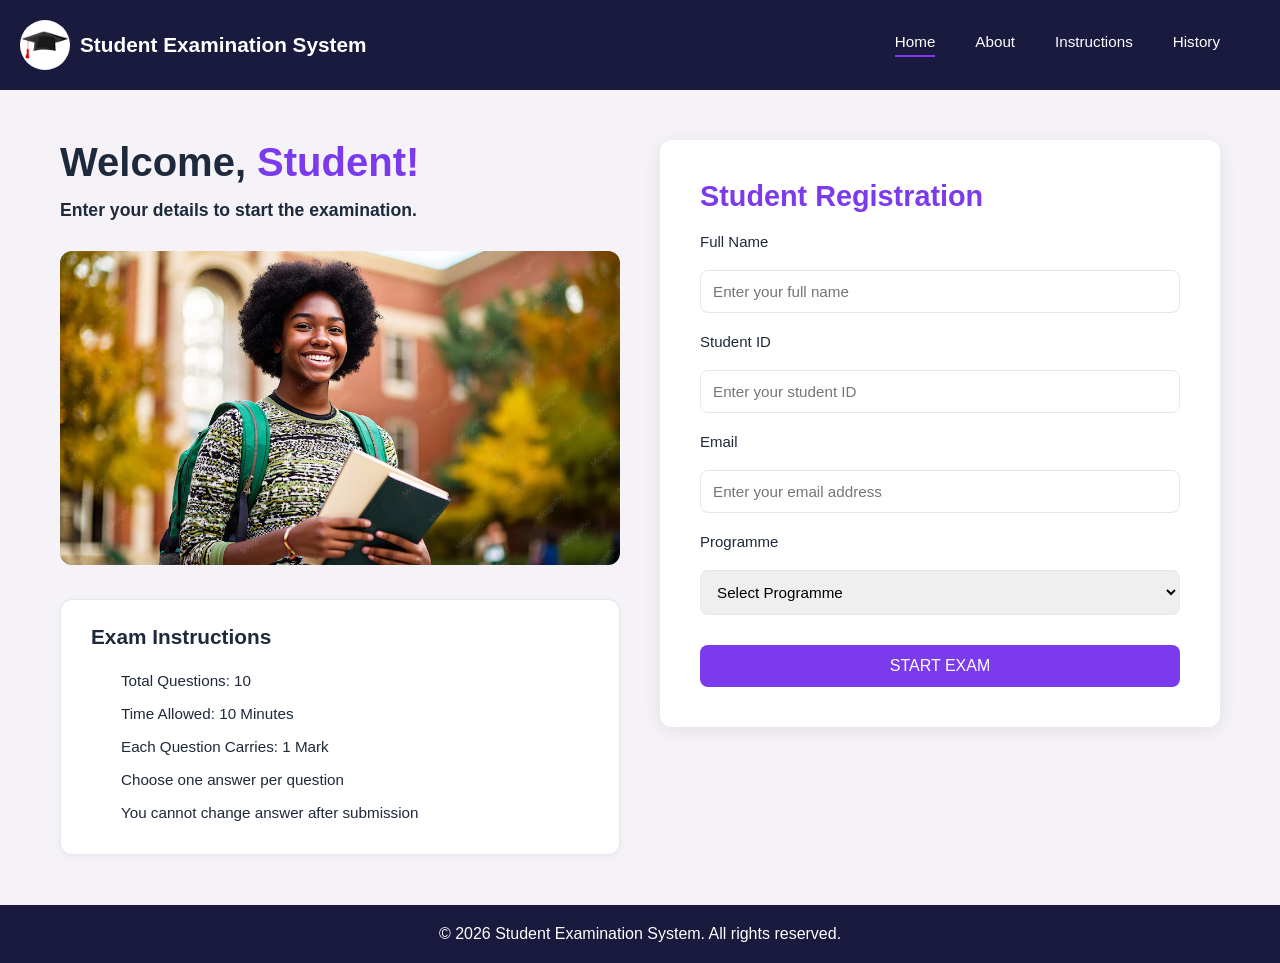
<file: index.html>
<!DOCTYPE html>
<html lang="en">
<head>
    <meta charset="UTF-8">
    <meta name="viewport" content="width=device-width, initial-scale=1.0">
    <title>Document</title>
    <link rel="stylesheet" href="css/style.css">
</head>
<body>
    <header class="navbar">
        <div class="logo">
            <img class="cap" src="graduation-cap-with-tassel-element-for-degree-ceremony-and-educational-programs-design-vector.webp" alt="Graduation Cap">
            <span>Student Examination System</span>
        </div>
        <nav class="nav-links">
            <a href="index.html" class="active">Home</a>
            <a href="about.html">About</a>
            <a href="instructions.html">Instructions</a>
            <a href="history.html">History</a>
        </nav>
    </header>

      <main class="container">
        <section class="welcome-section">
        <!--Left section-->
        <h1>Welcome, <span class="highlight">Student!</span></h1>
          <p>Enter your details to start the examination.</p>
            <img src="young-black-student-holding-book-standing-front-university-building_1227660-1739.avif" alt="Study illustration" class="illustration">
            <!-- Exam Instructions Box -->
            <div class="instructions-box">
                <h3>Exam Instructions</h3>
                <ul>
                    <li><i class="fas fa-user"></i> Total Questions: 10</li>
                    <li><i class="fas fa-clock"></i> Time Allowed: 10 Minutes</li>
                    <li><i class="fas fa-tag"></i> Each Question Carries: 1 Mark</li>
                    <li><i class="fas fa-check-circle"></i> Choose one answer per question</li>
                    <li><i class="fas fa-ban"></i> You cannot change answer after submission</li>
                </ul>
            </div>
        </section>

        <!--Right section-->
        <section class="registration-card">
            <h2>
                <i class="fas fa-user-plus"></i> 
                <span class="highlight">Student Registration</span>
            </h2>
            <form id="registrationForm" action="exam.html" method="GET">
                  <label for="fullName">Full Name</label>
                <input type="text" id="fullName" name="fullName" placeholder="Enter your full name" required>

                <label for="studentId">Student ID</label>
                <input type="text" id="studentId" name="studentId" placeholder="Enter your student ID" required>

                <label for="email">Email</label>
                <input type="email" id="email" name="email" placeholder="Enter your email address" required>

                <label for="programme">Programme</label>
                <select id="programme" name="programme" required>
                    <option value="">Select Programme</option>
                    <option value="cs">Computer Science</option>
                    <option value="it">Information Technology</option>
                    <option value="business">Business Administration</option>
                    <option value="engineering">Engineering</option>
                       </select>

                <button type="submit" class="btn-start">
                    <i class="fas fa-play"></i> START EXAM
                </button>
            </form>
        </section>
      </main>
      
    <!-- ===== FOOTER ===== -->
    <footer class="footer">
        <p>&copy; 2026 Student Examination System. All rights reserved.</p>
    </footer>
    <script src="js/index.js"></script>
</body>
</html>
</file>
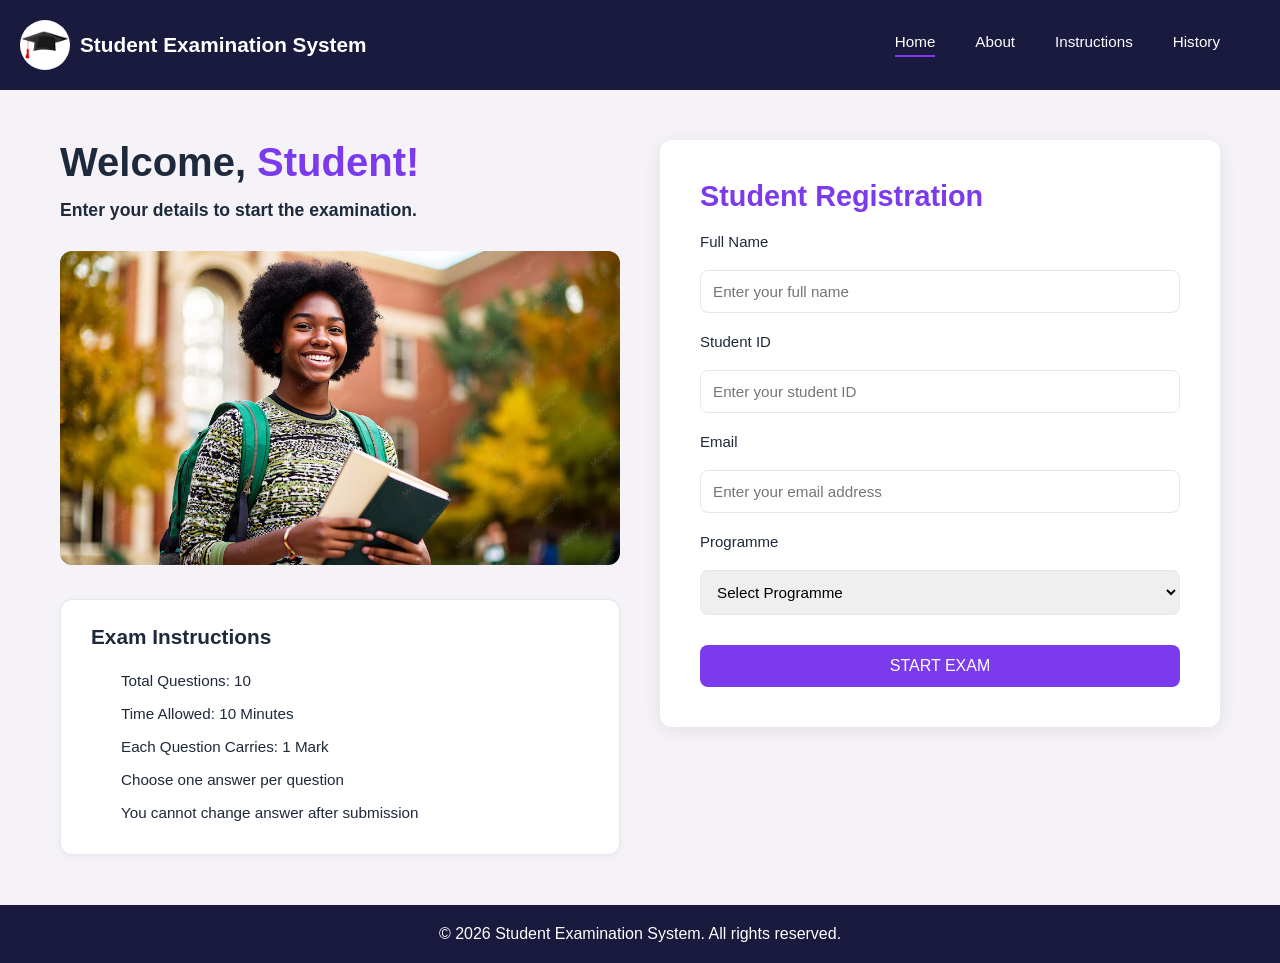
<file: exam.html>
<!DOCTYPE html>
<html lang="en">
<head>
    <meta charset="UTF-8">
    <meta name="viewport" content="width=device-width, initial-scale=1.0">
    <title>Document</title>
</head>
<body>
     <link rel="stylesheet" href="https://cdnjs.cloudflare.com/ajax/libs/font-awesome/6.5.0/css/all.min.css">
     <link rel="stylesheet" href="css/style.css">

       <nav class="navbar">
        <div class="logo">
            <img class="cap" src="graduation-cap-with-tassel-element-for-degree-ceremony-and-educational-programs-design-vector.webp" alt="Graduation Cap">
            <span>Student Examination System</span>
        </div>
        <div class="student-info">
            <i class="fas fa-user-circle" style="font-size: 1.8rem;"></i>
            <div id="student-name">PAPA ARKOH MENSAH (6224724)</div>
            <button class="logout-btn" onclick="logout()">
                <i class="fas fa-sign-out-alt"></i> Logout
            </button>
        </div>
    </nav>

    <!-- Info Bar -->
    <div class="info-bar">
        <div class="info-item">
            <i class="fas fa-book"></i>
            <div>
                <strong>Exam Title</strong><br>
                <span id="exam-title">Web Development Exam</span>
            </div>
        </div>
        <div class="info-item">
            <i class="fas fa-clipboard-list"></i>
            <div>
                <strong>Question</strong><br>
                <span id="question-count">2 of 10</span>
            </div>
        </div>
        <div class="info-item">
            <i class="fas fa-clock"></i>
            <div>
                <strong>Time Left</strong><br>
                <span id="timer" class="timer">10:00</span>
            </div>
        </div>
    </div>

    <div class="main-content">
        <!-- Left Sidebar - Navigation -->
        <div class="navigation">
            <h3 class="nav-title">Question Navigation</h3>
            <div class="question-grid" id="question-grid"></div>
            
            <div class="legend">
                <div class="legend-item">
                    <div class="legend-dot" style="background:#22c55e;"></div>
                    <span>Answered</span>
                </div>
                <div class="legend-item">
                    <div class="legend-dot" style="background:white; border:2px solid #666;"></div>
                    <span>Unanswered</span>
                </div>
            </div>
        </div>

        <!-- Main Question Area -->
        <div class="question-area">
            <div class="question-header">
                <h2 id="question-text">Which language is used to style webpages?</h2>
            </div>
            
            <div class="options" id="options-container"></div>

            <div class="action-buttons">
                <button class="btn btn-prev" onclick="prevQuestion()">
                    ← PREVIOUS
                </button>
                <button class="btn btn-next" onclick="nextQuestion()">
                    NEXT →
                </button>
                <button class="btn btn-submit" onclick="submitExam()">
                    SUBMIT EXAM
                </button>
            </div>
        </div>
        
    </div>
     <div class="footer">
        © 2026 Student Examination System. All rights reserved.
    </div>
    <script src="js/exam.js"></script>
</body>
</html>
</file>
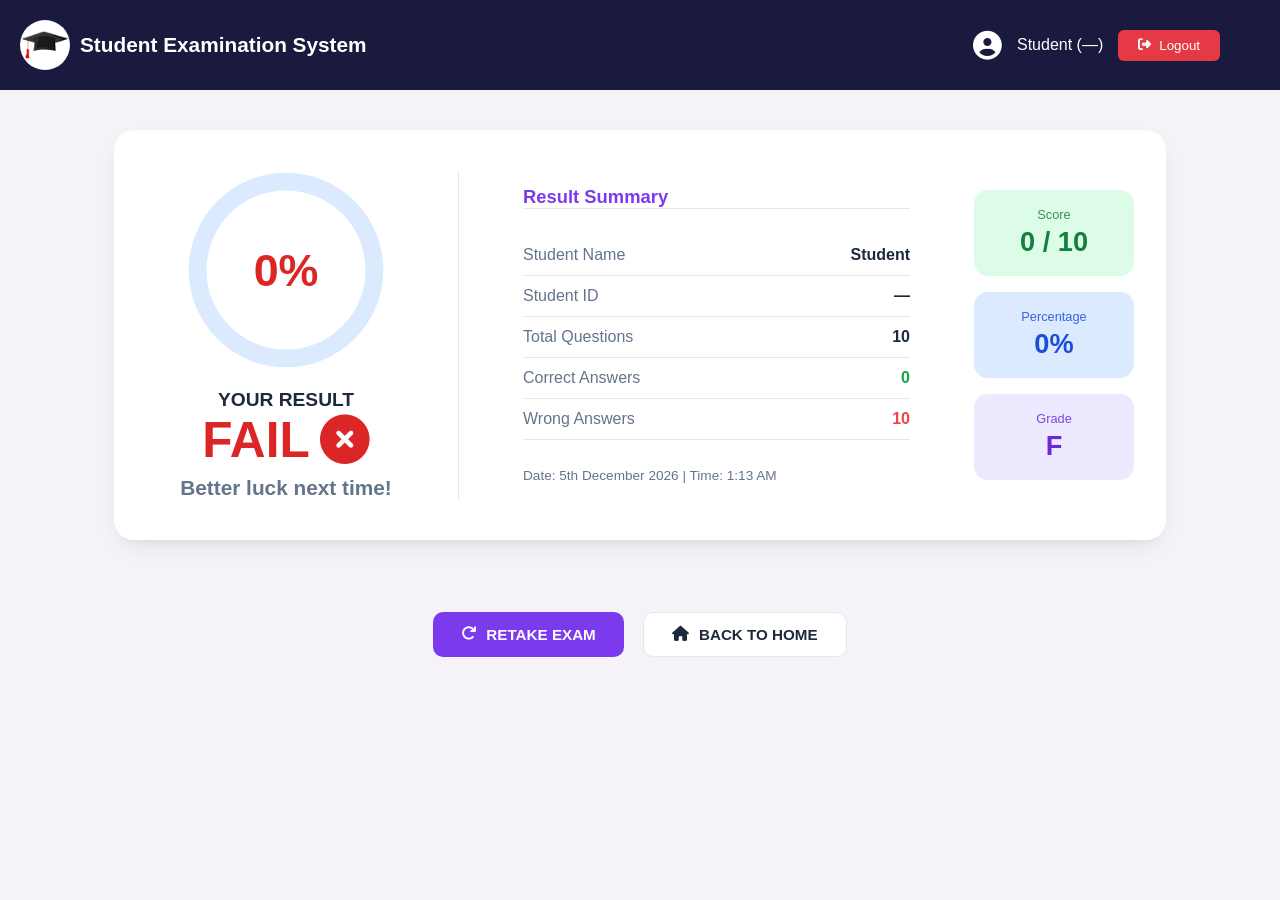
<file: result.html>
<!DOCTYPE html>
<html lang="en">
<head>
    <meta charset="UTF-8">
    <meta name="viewport" content="width=device-width, initial-scale=1.0">
    <title>Exam Result</title>
    <link rel="stylesheet" href="https://cdnjs.cloudflare.com/ajax/libs/font-awesome/6.5.0/css/all.min.css">
    <link rel="stylesheet" href="css/style.css">
</head>
<body>
    
     <nav class="navbar">
        <div class="logo">
            <img class="cap" src="graduation-cap-with-tassel-element-for-degree-ceremony-and-educational-programs-design-vector.webp" alt="Graduation Cap">
            <span>Student Examination System</span>
        </div>
        <div class="student-info">
            <i class="fas fa-user-circle" style="font-size: 1.8rem;"></i>
            <div id="student-name">PAPA ARKOH MENSAH (6224724)</div>
            <button class="logout-btn" onclick="logout()">
                <i class="fas fa-sign-out-alt"></i> Logout
            </button>
        </div>
    </nav>

    <div class="container result-layout">
    <div class="result-card">
      <!-- Left: Visual Result -->
      <div class="visual">
        <div class="progress-ring">
          <svg viewBox="0 0 36 36">
            <circle class="bg" cx="18" cy="18" r="15.9155"/>
            <circle class="progress" cx="18" cy="18" r="15.9155"/>
          </svg>
          <div class="percentage">80%</div>
        </div>
        <p class="your-result">YOUR RESULT</p>
        <div class="pass-text">
          PASS <i class="fas fa-check-circle"></i>
        </div>
        <p class="congrats">Congratulations!</p>
      </div>
       <div class="divider"></div>

      <!-- Middle: Summary -->
      <div class="summary">
        <h3>Result Summary</h3>
        <div class="row">
          <span class="label">Student Name</span>
          <span class="value">PAPA ARKOH MENSAH</span>
        </div>
        <div class="row">
          <span class="label">Student ID</span>
          <span class="value">6224724</span>
        </div>
        <div class="row">
          <span class="label">Total Questions</span>
          <span class="value">10</span>
        </div>
        <div class="row">
          <span class="label">Correct Answers</span>
          <span class="value correct">8</span>
        </div>
        <div class="row">
          <span class="label">Wrong Answers</span>
          <span class="value wrong">2</span>
        </div>
        <div class="meta">
          Date: 11th August 2026 &nbsp;|&nbsp; Time: 10:30 AM
        </div>
      </div>
      
       <!-- Right: Stats -->
      <div class="stats">
        <div class="stat score">
          <span class="lbl">Score</span>
          <span class="num">8 / 10</span>
        </div>
        <div class="stat percent">
          <span class="lbl">Percentage</span>
          <span class="num">80%</span>
        </div>
        <div class="stat grade">
          <span class="lbl">Grade</span>
          <span class="num">A</span>
        </div>
      </div>
    </div>
     <div class="actions">
      <a href="exam.html" class="btn btn-retake">
        <i class="fas fa-redo"></i> RETAKE EXAM
      </a>
      <a href="index.html" class="btn btn-home">
        <i class="fas fa-home"></i> BACK TO HOME
      </a>
    </div>
  </div>
    <script src="js/result.js"></script>
</body>
</html>
</file>
<file: css/style.css>
/* ===== RESET & BASE STYLES ===== */
* {
    margin: 0;
    padding: 0;
    box-sizing: border-box;
    font-family: 'Segoe UI', Tahoma, Geneva, Verdana, sans-serif;
}
:root {
    --primary: #6c3fd1;         /* Purple */
    --primary-dark: #5a32b8;
    --red: #e63946;
    --dark-blue: #1a1a3e;       /* Navbar/Footer */
    --bg-light: #f5f3f7;        /* Page background */
    --text-dark: #1a1a3e;
    --text-gray: #666;
    --border: #e0e0e0;
    --white: #ffffff;
}
body {
    background-color: var(--bg-light);
    color: var(--text-dark);
    min-height: 100vh;
    display: flex;
    flex-direction: column;
}

html, body {
    width: 100%;
    overflow-x: hidden;
}

/* ===== NAVBAR ===== */
.navbar {
    background-color: var(--dark-blue);
    color: var(--white);
    padding: 20px 60px;
    display: flex;
    justify-content: space-between;
    align-items: center;
}
.logo {
    display: flex;
    align-items: center;
    gap: 12px;
    font-size: 1.2rem;
    font-weight: 600;
}
.cap{
    width: 50px;
    border-radius: 50%;
    margin-left: -40px;
}

.nav-links {
    display: flex;
    gap: 40px;
}

.nav-links a {
    color: var(--white);
    text-decoration: none;
    font-size: 0.95rem;
    padding-bottom: 5px;
    transition: color 0.3s;
}

.nav-links a:hover {
    color: var(--primary);
}
.nav-links a.active {
    border-bottom: 2px solid var(--primary);
}

.container{
    flex: 1;
    display: grid;
    grid-template-columns: 1fr 1fr;
    gap: 40px;
    padding: 50px 60px;
    max-width: 1400px;
    width: 100%;
}

@media (max-width: 900px) {
    .container {
        grid-template-columns: 1fr;
        padding: 30px 20px;
        gap: 30px;
    }
}

@media (max-width: 480px) {
    .navbar {
        padding: 16px 20px;
        flex-wrap: wrap;
        gap: 10px;
    }

    .nav-links {
        gap: 20px;
        flex-wrap: wrap;
    }

    .container {
        padding: 20px 14px;
    }

    .registration-card {
        padding: 25px;
    }

    .welcome-section h1 {
        font-size: 1.8rem;
    }
}
.welcome-section h1{
    font-size: 2.5rem;
    margin-bottom: 15px;
    color:var(--text-dark);
}
.highlight {
    color: var(--primary);
}

.welcome-section > p {
    font-size: 1.1rem;
    font-weight: 600;
    color: var(--text-dark);
    margin-bottom: 30px;
}

.illustration {
    max-width: 100%;
    height: auto;
    margin-bottom: 30px;
    transition: transform 0.3s;
    border-radius: 12px;
}
.illustration:hover {
    transform: scale(1.05);
    box-shadow: 0 2px 10px rgba(0, 0, 0, 0.05);
    
}
.instructions-box{
   background-color: var(--white);
    padding: 25px 30px;
    border-radius: 12px;
    box-shadow: 0 2px 10px rgba(0, 0, 0, 0.05);
    border: 1px solid var(--border);
}
.instructions-box h3{
    font-size: 1.3rem;
    margin-bottom: 15px;
    color: var(--text-dark);
}

.instructions-box ul {
    list-style: none;
}

.instructions-box li {
    display: flex;
    align-items: center;
    gap: 12px;
    padding: 8px 0;
    color: var(--text-dark);
    font-size: 0.95rem;
}

.instructions-box li i {
    color: var(--primary);
    width: 18px;
}
.registration-card {
    background-color: var(--white);
    padding: 40px;
    border-radius: 12px;
    box-shadow: 0 4px 20px rgba(0, 0, 0, 0.08);
    height: fit-content;
}
.registration-card h2 {
    font-size: 1.8rem;
    margin-bottom: 20px;
    color: var(--text-dark);
}
.registration-card form {
    display: flex;
    flex-direction: column;
    gap: 20px;
}
.registration-card label{
    font-size: 15px;
    color: var(--text-dark);
}
.registration-card input[type="text"],
.registration-card input[type="email"],
.registration-card input[type="password"] {
    padding: 12px;
    border: 1px solid var(--border);
    border-radius: 8px;
    font-size: 0.95rem;
    transition: border-color 0.3s;
}
.registration-card input[type="text"]:focus,
.registration-card input[type="email"]:focus,
.registration-card input[type="password"]:focus {
    border-color: var(--primary);
    outline: none;
}
.registration-card select{
    padding: 12px;
    border: 1px solid var(--border);
    border-radius: 8px;
    font-size: 0.95rem;
    transition: border-color 0.3s;
}
.registration-card select:focus{
    border-color: var(--primary);
    outline: none;
}
.registration-card button{
    width: 100%;
    padding: 12px;
    margin-top: 10px;
    border:none;
    border-radius: 8px;
    background-color: var(--primary);
    color: var(--white);
    font-size: 1rem;
    cursor: pointer;
    transition: background-color 0.3s, transform 0.3s;
}
.registration-card button:hover{
    background-color: var(--primary-dark);
    transform: scale(1.02);
}

.logo {
            display: flex;
            align-items: center;
            gap: 10px;
            font-size: 1.3rem;
            font-weight: 600;
}

.logo i {
       background: var(--primary);
       padding: 8px;
       border-radius: 6px;
}
.student-info {
   display: flex;
   align-items: center;
   gap: 15px;
}
 .logout-btn {
    background: #e63946;
    color: white;
    border: none;
    padding: 8px 20px;
    border-radius: 6px;
    cursor: pointer;
    display: flex;
    align-items: center;
    gap: 8px;
    font-weight: 500;
 }
 .info-bar {
            background: white;
            padding: 18px 40px;
            display: flex;
            justify-content: space-between;
            align-items: center;
            box-shadow: 0 2px 8px rgba(0,0,0,0.05);
            margin-bottom: 20px;
        }
 .info-item {
            display: flex;
            align-items: center;
            gap: 12px;
        }
.info-item i {
    font-size: 1.4rem;
    color: var(--primary);
}
.timer {
            font-size: 1.6rem;
            font-weight: bold;
            color: var(--red);
        }

        /* Main Content */
.main-content {
            display: grid;
            grid-template-columns: 280px 1fr;
            gap: 25px;
            padding: 0 40px;
            max-width: 1400px;
            margin: 0 auto;
            flex: 1;
            align-items: start;
            margin-bottom: 24px;
        }

        /* Question Navigation */
.navigation {
            background: white;
            padding: 25px;
            border-radius: 12px;
            box-shadow: 0 4px 15px rgba(0,0,0,0.08);
            height: fit-content;
            overflow: hidden;
        }

.nav-title {
            color: var(--primary);
            font-size: 1.2rem;
            margin-bottom: 20px;
        }

.question-grid {
            display: grid;
            grid-template-columns: repeat(5, minmax(0, 1fr));
            gap: 10px;
            margin-bottom: 25px;
            justify-items: center;
        }
.q-btn {
            width: 100%;
            max-width: 45px;
            aspect-ratio: 1 / 1;
            border: 2px solid #ddd;
            border-radius: 8px;
            display: flex;
            align-items: center;
            justify-content: center;
            font-weight: 600;
            line-height: 1;
            cursor: pointer;
            transition: all 0.3s;
        }
.q-btn.current {
            background: var(--primary);
            color: white;
            border-color: var(--primary);
        }
.q-btn.answered {
            background: #22c55e;
            color: white;
            border-color: #22c55e;
        }

.legend {
            display: flex;
            flex-direction: column;
            gap: 12px;
        }
 .legend-item {
            display: flex;
            align-items: center;
            gap: 10px;
            font-size: 0.95rem;
        }

.legend-dot {
            width: 18px;
            height: 18px;
            border-radius: 50%;
        }
/* Question Area */
.question-area {
            background: white;
            padding: 24px;
            border-radius: 12px;
            box-shadow: 0 4px 15px rgba(0,0,0,0.08);
        }

.question-header {
            margin-bottom: 25px;
        }
.question-text {
            font-size: 1.25rem;
            line-height: 1.5;
            margin-bottom: 30px;
        }

.options {
            display: flex;
            flex-direction: column;
            gap: 15px;
        }
.option {
            padding: 16px 20px;
            border: 2px solid #e0e0e0;
            border-radius: 8px;
            cursor: pointer;
            transition: all 0.3s;
            display: flex;
            align-items: center;
            gap: 12px;
        }

.option:hover {
            border-color: var(--primary);
            background: #f8f5ff;
}
.option.selected {
            border-color: var(--primary);
            background: #f0e8ff;
        }

        /* Bottom Buttons */
        .action-buttons {
            display: flex;
            justify-content: space-between;
            padding: 18px 0 0;
            margin-top: 20px;
        }

        .btn {
            padding: 12px 28px;
            border-radius: 8px;
            font-weight: 600;
            cursor: pointer;
            display: flex;
            align-items: center;
            gap: 8px;
            transition: all 0.3s;
        }

        .btn-prev {
            border: 2px solid var(--primary);
            color: var(--primary);
            background: white;
        }

        .btn-next {
            background: var(--primary);
            color: white;
            border: none;
        }

        .btn-submit {
            background: var(--red);
            color: white;
            border: none;
        }

        .btn:hover {
            transform: translateY(-2px);
        }

.footer {
    background-color: var(--dark-blue);
    color: var(--white);
    padding: 20px 60px;
    text-align: center;
    margin-top: auto;
    width: 100%;
}

@media (max-width: 992px) {
    .navbar {
        padding: 16px 20px;
        gap: 12px;
    }

    .info-bar {
        padding: 16px 20px;
        flex-wrap: wrap;
        gap: 14px;
    }

    .main-content {
        grid-template-columns: 1fr;
        padding: 0 20px;
    }

    .action-buttons {
        padding: 20px 0 0;
        flex-wrap: wrap;
        gap: 10px;
    }

    .btn {
        flex: 1 1 180px;
        justify-content: center;
    }
}

@media (max-width: 600px) {
    .navbar,
    .info-bar,
    .main-content {
        padding-left: 14px;
        padding-right: 14px;
    }

    .student-info {
        width: 100%;
        justify-content: space-between;
        flex-wrap: wrap;
    }

    .footer {
        padding: 16px 14px;
    }
}

 :root {
      --header-bg: #0f172a;
      --primary: #7c3aed;
      --primary-hover: #6d28d9;
      --green: #16a34a;
      --green-light: #dcfce7;
      --blue-light: #dbeafe;
      --purple-light: #ede9fe;
      --red: #ef4444;
      --text-dark: #1e293b;
      --text-muted: #64748b;
      --border: #e2e8f0;
      --card-shadow: 0 10px 25px -5px rgb(0 0 0 / 0.08), 0 8px 10px -6px rgb(0 0 0 / 0.04);
    }
     /* Main content */
        .result-layout {
            display: flex;
            flex-direction: column;
      max-width: 1100px;
      margin: 2.5rem auto;
      padding: 0 1.5rem;
    }
    .result-card {
      background: white;
      border-radius: 20px;
      box-shadow: var(--card-shadow);
      padding: 2.5rem 2rem;
      display: flex;
      align-items: center;
      gap: 2rem;
    }
    /* Left visual */
    .visual {
      flex: 0 0 280px;
      text-align: center;
      flex-direction: column;
      display: flex;
    }
     .progress-ring {
      width: 200px;
      height: 200px;
      margin: 0 auto 1.2rem;
      position: relative;
    }

    .progress-ring svg {
      transform: rotate(-90deg);
      width: 100%;
      height: 100%;
    }

    .progress-ring circle {
      fill: none;
      stroke-width: 3.2;
    }

    .progress-ring .bg {
      stroke: var(--blue-light);
    }

    .progress-ring .progress {
      stroke: green;
      stroke-dasharray: 100;
      stroke-dashoffset: 20;
      transition: stroke-dashoffset 0.35s;
    }
 .percentage {
      position: absolute;
      top: 50%;
      left: 50%;
      transform: translate(-50%, -50%);
      font-size: 2.8rem;
      font-weight: 800;
      color: #16a34a;
    }
  .your-result {
      font-size: 1.2rem;
      font-weight: 600;
      color: var(--text-dark);
    }
    .pass-text{
        color: var(--green);
        font-weight: 600;
        font-size: 3.1rem;
        display: flex;
        align-items: center;
        justify-content: center;
        gap: 10px;
        margin-bottom: 0.4rem;
    }
    .congrats{
        color: #7c3aed;
        font-weight: 600;
        font-size: 1.3rem;
    }
        /* Divider */
    .divider {
      width: 1px;
      align-self: stretch;
      background: var(--border);
    }

    /* Middle Section */
    .summary {
      flex: 1;
      padding: 0 2rem;
      width: 400px;
    }
     .summary h3 {
      color: var(--primary);
      font-size: 1.15rem;
      margin-bottom: 1.6rem;
      font-weight: 700;
      border-bottom: 1px solid var(--border);
    }
    .row{
        display: flex;
        justify-content: space-between;
        padding: 11px 0;
        border-bottom: 1px solid var(--border);
    }
    .row .label { color: var(--text-muted); }
    .row .value { font-weight: 600; }

    .correct { color: #16a34a; font-weight: 700; }
    .wrong { color: var(--red); font-weight: 700; }

    .meta {
      margin-top: 1.8rem;
      font-size: 0.85rem;
      color: var(--text-muted);
    }
     /* Right stats */
    .stats {
      flex: 0 0 160px;
      display: flex;
      flex-direction: column;
      gap: 1rem;
    }

    .stat {
      border-radius: 14px;
      padding: 1.1rem 1rem;
      text-align: center;
    }

    .stat .lbl {
      display: block;
      font-size: 0.8rem;
      font-weight: 500;
      margin-bottom: 4px;
      opacity: 0.85;
    }

    .stat .num {
      font-size: 1.7rem;
      font-weight: 800;
    }

    .stat.score { background: var(--green-light); color: #15803d; }
    .stat.percent { background: var(--blue-light); color: #1d4ed8; }
    .stat.grade { background: var(--purple-light); color: #6d28d9; }

    /* Buttons */
        .result-layout .actions {
      display: flex;
      justify-content: center;
      gap: 1.2rem;
            margin-top: 2rem;
    }

        .result-layout .btn {
      display: inline-flex;
      align-items: center;
      gap: 10px;
      padding: 13px 28px;
      border-radius: 10px;
      font-weight: 600;
      font-size: 0.95rem;
      text-decoration: none;
      cursor: pointer;
      transition: all 0.2s;
    }

    .result-layout .btn-retake {
      background: var(--primary);
      color: white;
      border: none;
    }

    .result-layout 
    .btn-retake:hover { background: var(--primary-hover); transform: translateY(-1px); }

    .result-layout 
    .btn-home {
      background: white;
      color: var(--text-dark);
      border: 1.5px solid var(--border);
    }

        .result-layout .btn-home:hover { background: #f8fafc; }

    /* Responsive */
    @media (max-width: 900px) {
      .result-card { flex-direction: column; text-align: center; }
      .divider { width: 80%; height: 1px; }
      .stats { flex-direction: row; width: 100%; }
      .stat { flex: 1; }
      .summary { width: 100%; }
    }

    /* Exam History CSS */
    .exam-history-container {
        margin: 30px auto;
        padding: 30px;
        background-color: #fff;
        box-shadow: 0 8px 20px rgba(0, 0, 0, 0.2);
        border-radius: 8px;
        max-width: 1100px;
    }
    .exam-history-container p {
        color: #6c3fd1;
        font-weight: bold;
        margin-bottom: 25px;
    }

    /* TABLE */
    table {
        width: 100%;
        border-collapse: collapse;
        border-radius: 10px;
        overflow: hidden;
    }
    th{
        background: #5d2bc2;
        color: white;
        padding: 18px;
        text-align: center;
    }
    td{
        padding: 18px;
        text-align: center;
        border: 1px solid #e6e6e6;
        color: #29273b;
    }

    /*Make exam title left align */

    td:nth-child(2){
        text-align: left;
    }
    /*SCORE */
    .score{
        color: #15945b;
        font-weight: bold;
    }

    /*STATUS*/
    .pass
    .warning
    .fail {
        padding: 8px 15px;
        border-radius: 20px;
        font-weight: bold;
        font-size: 14px;
    }
    .pass{
        background: #b3ebc9;
        color: #159a23;
        padding: 7px;
        border-radius: 15px;
    }
    .warning {
        background: #fff0db;
        color: #e63946;
    }
    
    /* Nice Hover */
    tbody tr {
        transition: 0.2s ease;
    }
    tbody tr:hover {
        background: #f6f1ff;
        cursor: pointer;
    }
    .button-div{
        justify-content: center;
        align-items: center;
        display: flex
    }
    .clear-button{
        font-weight: bold;
        padding: 9px;
        width: 150px;
        border: 1px solid rgba(241, 24, 24, 0.8);
        color:  rgba(241, 24, 24, 0.8);
        font-size: 15px;
        margin-right: 10px;
        transition: 0.3s ease;
        cursor: pointer;
    }
    .clear-button:hover {
        transform: translateY(-4px);
        box-shadow: 0px 5px 5px 5px rgba(148, 141, 141, 0.2)
    }
    .back-button {
        font-weight: bold;
        padding: 9px;width: 150px;
        margin-left: 10px;
        transition: 0.3s ease;
        cursor: pointer;
    }
    .back-button:hover{
        transform: translateY(-4px);
        box-shadow: 0px 5px 5px 5px rgba(148, 141, 141, 0.2);
    }
</file>
